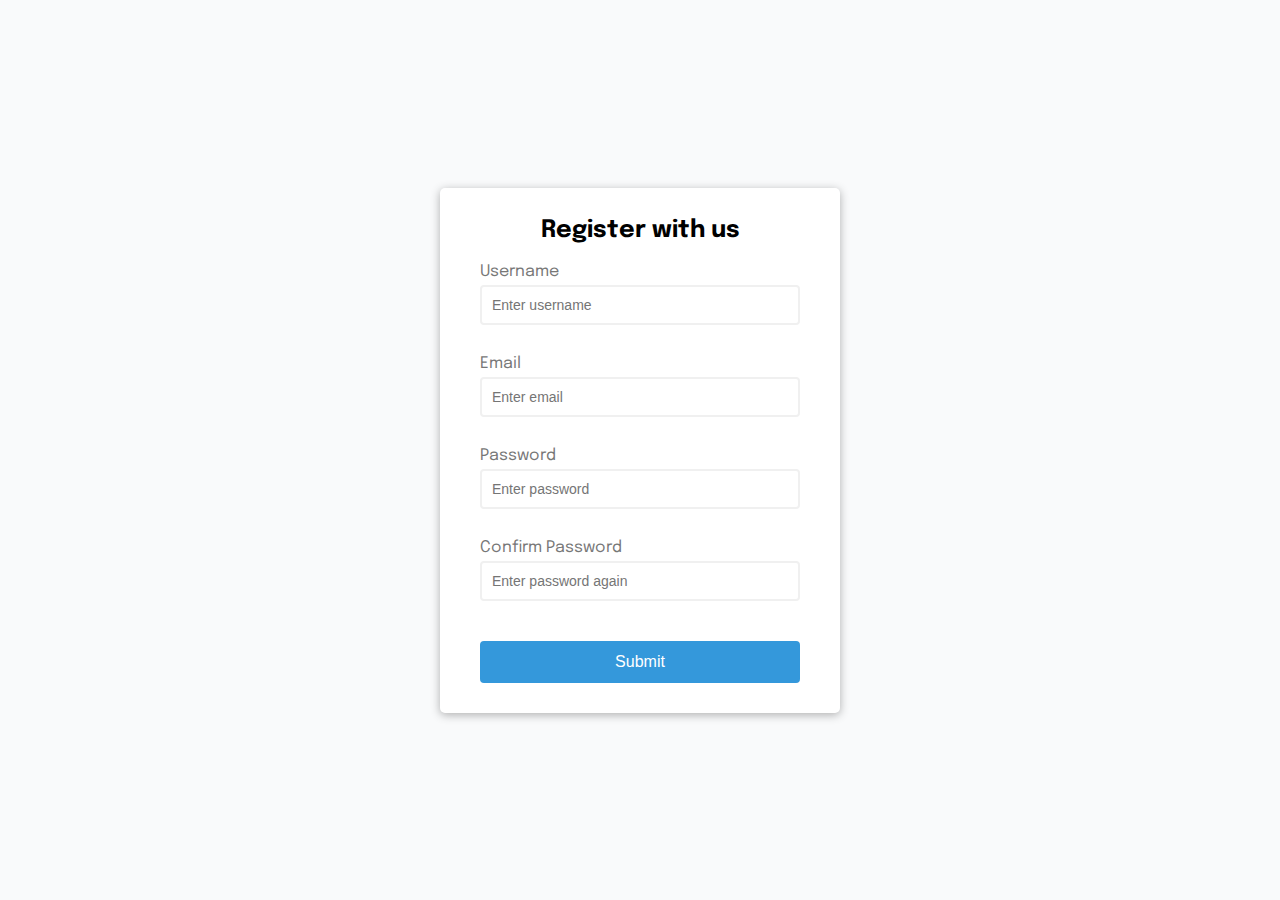
<file: PEC1_Ej2_1/index.html>
<!DOCTYPE html>
<html lang="en">
  <head>
    <meta charset="UTF-8" />
    <meta name="viewport" content="width=device-width, initial-scale=1.0" />
    <link rel="stylesheet" href="style.css" />
    <title>PAC.1-1 Formulari</title>
  </head>
  <body>
    <div class="container">
      <form id="form" class="form">
        <h2>Register with us</h2>
        <div class="form-control">
          <label for="username">Username</label>
          <input type="text" id="username" placeholder="Enter username" />
          <small>Error message</small>
        </div>
        <div class="form-control">
          <label for="email">Email</label>
          <input type="text" id="email" placeholder="Enter email" />
          <small>Error message</small>
        </div>
        <div class="form-control">
          <label for="password">Password</label>
          <input type="password" id="password" placeholder="Enter password" />
          <small>Error message</small>
        </div>
        <div class="form-control">
          <label for="password2">Confirm Password</label>
          <input
            type="password"
            id="password2"
            placeholder="Enter password again"
          />
          <small>Error message</small>
        </div>
        <button>Submit</button>
      </form>
    </div>
    <script src="script.js"></script>
  </body>
</html>
</file>
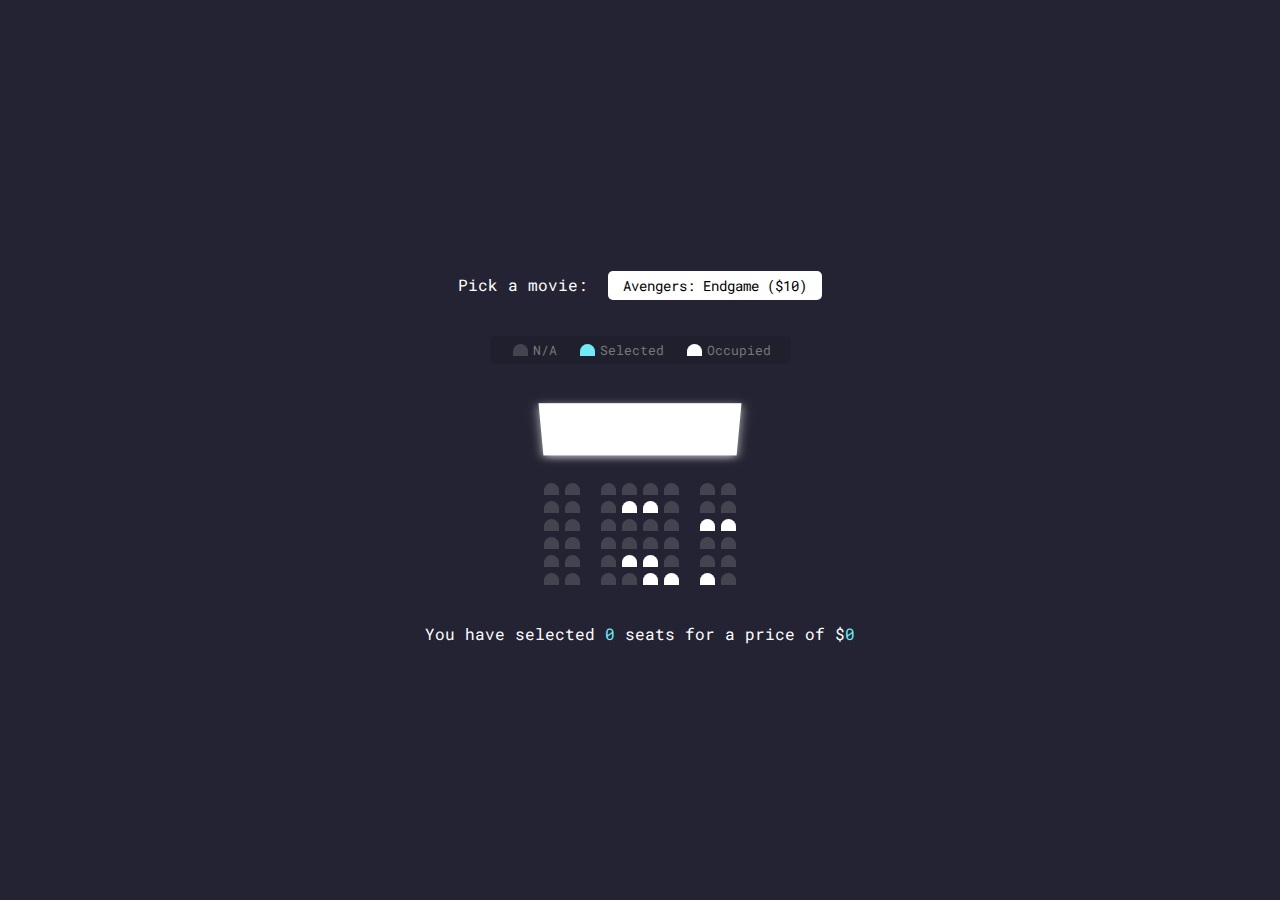
<file: PEC1_Ej2_2/index.html>
<!DOCTYPE html>
<html lang="en">
  <head>
    <meta charset="UTF-8" />
    <meta name="viewport" content="width=device-width, initial-scale=1.0" />
    <link rel="stylesheet" href="style.css" />
    <title>Movie Seat Booking</title>
  </head>
  <body>
    <div class="movie-container">
      <label>Pick a movie:</label>
      <select id="movie">
        <option value="10">Avengers: Endgame ($10)</option>
        <option value="12">Joker ($12)</option>
        <option value="8">Toy Story 4 ($8)</option>
        <option value="9">The Lion King ($9)</option>
      </select>
    </div>
    <ul class="showcase">
      <li>
        <div class="seat"></div>
        <small>N/A</small>
      </li>
      <li>
        <div class="seat selected"></div>
        <small>Selected</small>
      </li>
      <li>
        <div class="seat occupied"></div>
        <small>Occupied</small>
      </li>
    </ul>
    <div class="container">
      <div class="screen"></div>

      <div class="row">
        <div class="seat"></div>
        <div class="seat"></div>
        <div class="seat"></div>
        <div class="seat"></div>
        <div class="seat"></div>
        <div class="seat"></div>
        <div class="seat"></div>
        <div class="seat"></div>
      </div>

      <div class="row">
        <div class="seat"></div>
        <div class="seat"></div>
        <div class="seat"></div>
        <div class="seat occupied"></div>
        <div class="seat occupied"></div>
        <div class="seat"></div>
        <div class="seat"></div>
        <div class="seat"></div>
      </div>

      <div class="row">
        <div class="seat"></div>
        <div class="seat"></div>
        <div class="seat"></div>
        <div class="seat"></div>
        <div class="seat"></div>
        <div class="seat"></div>
        <div class="seat occupied"></div>
        <div class="seat occupied"></div>
      </div>

      <div class="row">
        <div class="seat"></div>
        <div class="seat"></div>
        <div class="seat"></div>
        <div class="seat"></div>
        <div class="seat"></div>
        <div class="seat"></div>
        <div class="seat"></div>
        <div class="seat"></div>
      </div>

      <div class="row">
        <div class="seat"></div>
        <div class="seat"></div>
        <div class="seat"></div>
        <div class="seat occupied"></div>
        <div class="seat occupied"></div>
        <div class="seat"></div>
        <div class="seat"></div>
        <div class="seat"></div>
      </div>

      <div class="row">
        <div class="seat"></div>
        <div class="seat"></div>
        <div class="seat"></div>
        <div class="seat"></div>
        <div class="seat occupied"></div>
        <div class="seat occupied"></div>
        <div class="seat occupied"></div>
        <div class="seat"></div>
      </div>
    </div>

    <p class="text">
      You have selected <span id="count">0</span> seats for a price of $<span
        id="total"
        >0</span
      >
    </p>
    <script src="script.js"></script>
  </body>
</html>
</file>
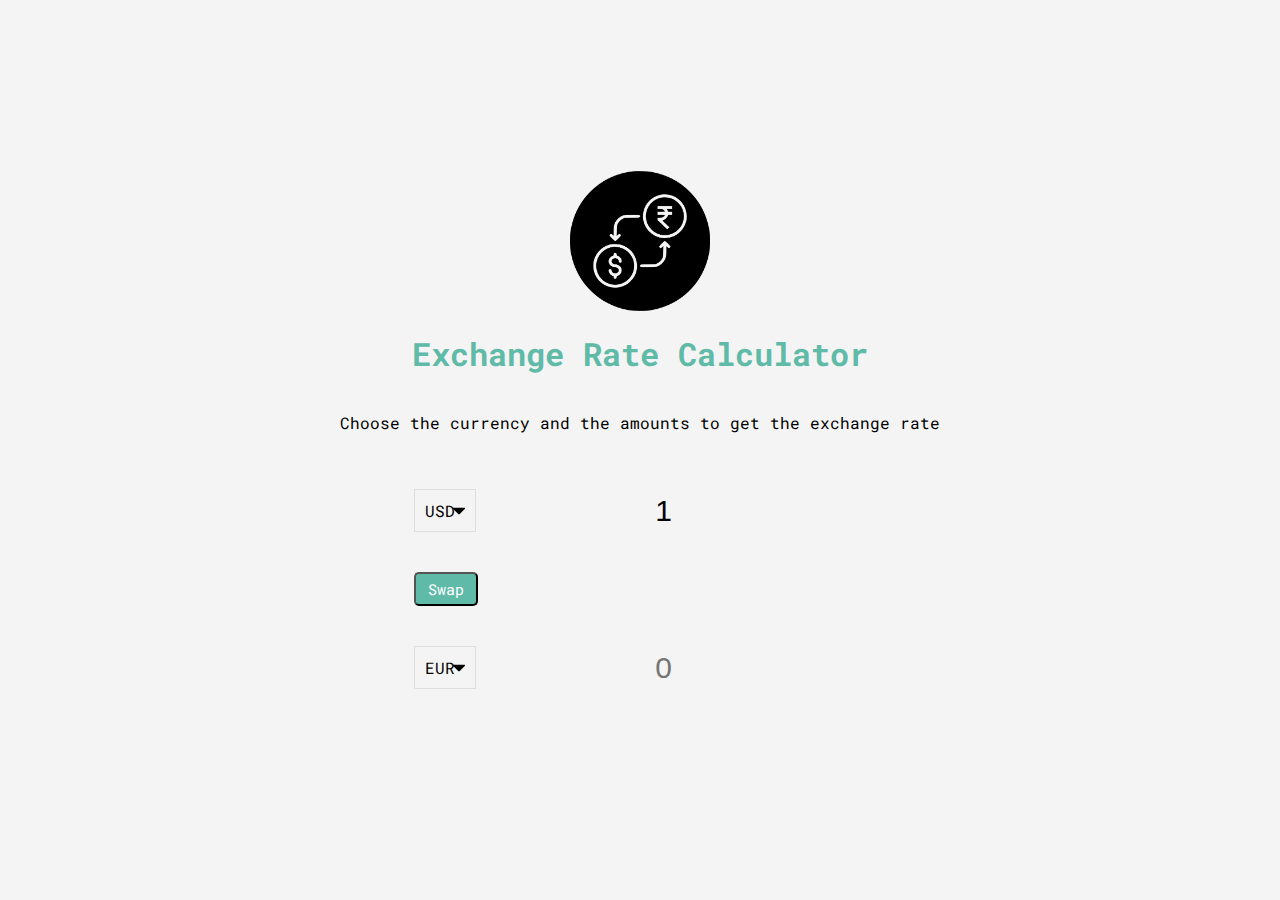
<file: PEC1_Ej2_3/index.html>
<!DOCTYPE html>
<html lang="en">
  <head>
    <meta charset="UTF-8" />
    <meta name="viewport" content="width=device-width, initial-scale=1.0" />
    <title>Exchange Rate Calculator</title>
    <link rel="stylesheet" href="style.css" />
  </head>
  <body>
    <img src="img/money.png" alt="" class="money-img" height="140" />
    <h1>Exchange Rate Calculator</h1>
    <p>Choose the currency and the amounts to get the exchange rate</p>
    <div class="container">
      <div class="currency">
        <select id="currency-one">
          <option value="AED">AED</option>
          <option value="ARS">ARS</option>
          <option value="AUD">AUD</option>
          <option value="BGN">BGN</option>
          <option value="BRL">BRL</option>
          <option value="BSD">BSD</option>
          <option value="CAD">CAD</option>
          <option value="CHF">CHF</option>
          <option value="CLP">CLP</option>
          <option value="CNY">CNY</option>
          <option value="COP">COP</option>
          <option value="CZK">CZK</option>
          <option value="DKK">DKK</option>
          <option value="DOP">DOP</option>
          <option value="EGP">EGP</option>
          <option value="EUR">EUR</option>
          <option value="FJD">FJD</option>
          <option value="GBP">GBP</option>
          <option value="GTQ">GTQ</option>
          <option value="HKD">HKD</option>
          <option value="HRK">HRK</option>
          <option value="HUF">HUF</option>
          <option value="IDR">IDR</option>
          <option value="ILS">ILS</option>
          <option value="INR">INR</option>
          <option value="ISK">ISK</option>
          <option value="JPY">JPY</option>
          <option value="KRW">KRW</option>
          <option value="KZT">KZT</option>
          <option value="MXN">MXN</option>
          <option value="MYR">MYR</option>
          <option value="NOK">NOK</option>
          <option value="NZD">NZD</option>
          <option value="PAB">PAB</option>
          <option value="PEN">PEN</option>
          <option value="PHP">PHP</option>
          <option value="PKR">PKR</option>
          <option value="PLN">PLN</option>
          <option value="PYG">PYG</option>
          <option value="RON">RON</option>
          <option value="RUB">RUB</option>
          <option value="SAR">SAR</option>
          <option value="SEK">SEK</option>
          <option value="SGD">SGD</option>
          <option value="THB">THB</option>
          <option value="TRY">TRY</option>
          <option value="TWD">TWD</option>
          <option value="UAH">UAH</option>
          <option value="USD" selected>USD</option>
          <option value="UYU">UYU</option>
          <option value="VND">VND</option>
          <option value="ZAR">ZAR</option>
        </select>
        <input type="number" id="amount-one" placeholder="0" value="1" />
      </div>

      <div class="swap-rate-container">
        <button class="btn" id="swap">Swap</button>
        <div class="rate" id="rate"></div>
      </div>

      <div class="currency">
        <select id="currency-two">
          <option value="AED">AED</option>
          <option value="ARS">ARS</option>
          <option value="AUD">AUD</option>
          <option value="BGN">BGN</option>
          <option value="BRL">BRL</option>
          <option value="BSD">BSD</option>
          <option value="CAD">CAD</option>
          <option value="CHF">CHF</option>
          <option value="CLP">CLP</option>
          <option value="CNY">CNY</option>
          <option value="COP">COP</option>
          <option value="CZK">CZK</option>
          <option value="DKK">DKK</option>
          <option value="DOP">DOP</option>
          <option value="EGP">EGP</option>
          <option value="EUR" selected>EUR</option>
          <option value="FJD">FJD</option>
          <option value="GBP">GBP</option>
          <option value="GTQ">GTQ</option>
          <option value="HKD">HKD</option>
          <option value="HRK">HRK</option>
          <option value="HUF">HUF</option>
          <option value="IDR">IDR</option>
          <option value="ILS">ILS</option>
          <option value="INR">INR</option>
          <option value="ISK">ISK</option>
          <option value="JPY">JPY</option>
          <option value="KRW">KRW</option>
          <option value="KZT">KZT</option>
          <option value="MXN">MXN</option>
          <option value="MYR">MYR</option>
          <option value="NOK">NOK</option>
          <option value="NZD">NZD</option>
          <option value="PAB">PAB</option>
          <option value="PEN">PEN</option>
          <option value="PHP">PHP</option>
          <option value="PKR">PKR</option>
          <option value="PLN">PLN</option>
          <option value="PYG">PYG</option>
          <option value="RON">RON</option>
          <option value="RUB">RUB</option>
          <option value="SAR">SAR</option>
          <option value="SEK">SEK</option>
          <option value="SGD">SGD</option>
          <option value="THB">THB</option>
          <option value="TRY">TRY</option>
          <option value="TWD">TWD</option>
          <option value="UAH">UAH</option>
          <option value="USD">USD</option>
          <option value="UYU">UYU</option>
          <option value="VND">VND</option>
          <option value="ZAR">ZAR</option>
        </select>
        <input type="number" id="amount-two" placeholder="0" />
      </div>
    </div>
    <script src="script.js"></script>
  </body>
</html>
</file>
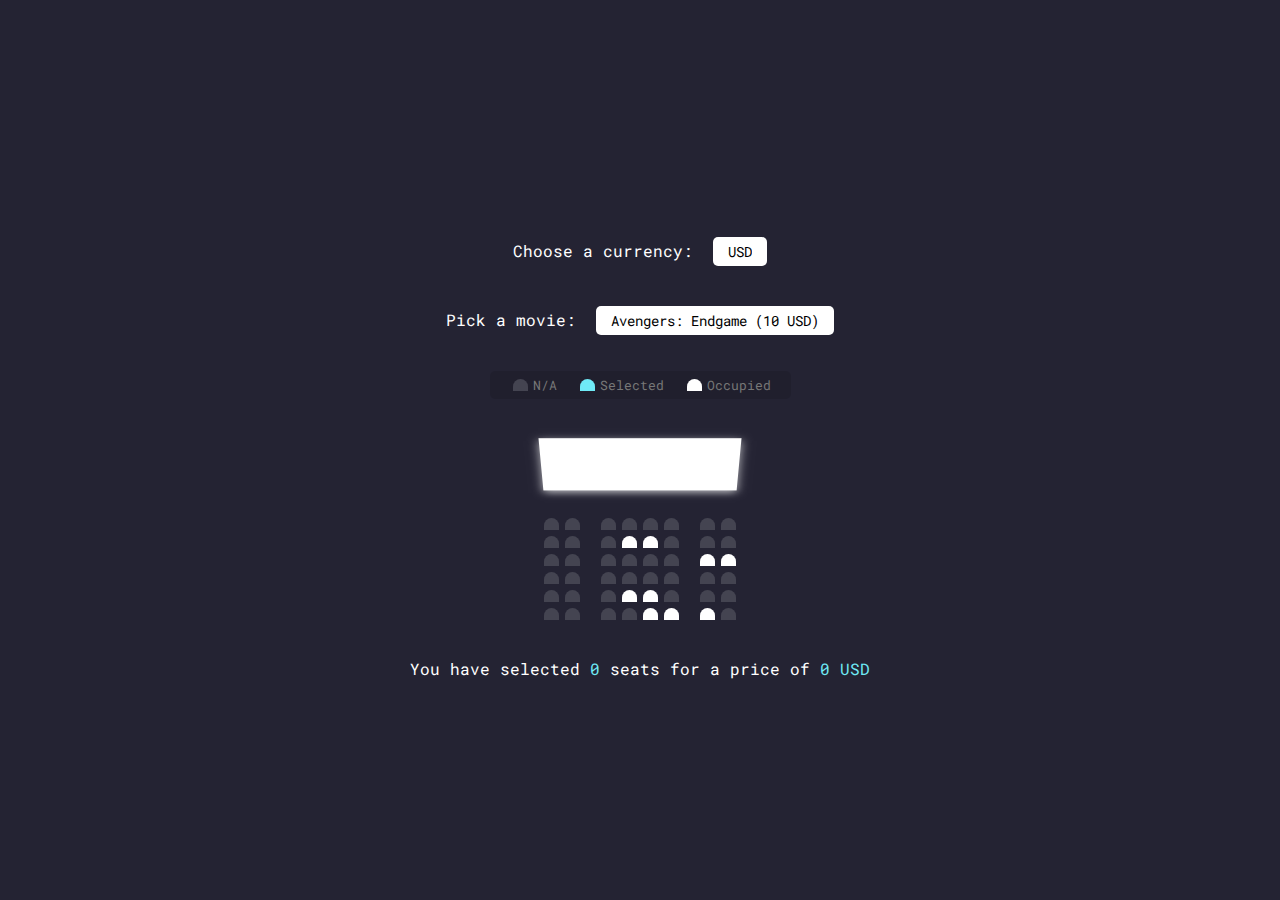
<file: PEC1_Ej2_4/index.html>
<!DOCTYPE html>
<html lang="en">
  <head>
    <meta charset="UTF-8" />
    <meta name="viewport" content="width=device-width, initial-scale=1.0" />
    <link rel="stylesheet" href="style.css" />
    <title>Movie Seat Booking</title>
  </head>
  <body>
    <div class="currency-container">
      <label>Choose a currency:</label>
      <select id="currency">
        <option value="AED">AED</option>
        <option value="ARS">ARS</option>
        <option value="AUD">AUD</option>
        <option value="BGN">BGN</option>
        <option value="BRL">BRL</option>
        <option value="BSD">BSD</option>
        <option value="CAD">CAD</option>
        <option value="CHF">CHF</option>
        <option value="CLP">CLP</option>
        <option value="CNY">CNY</option>
        <option value="COP">COP</option>
        <option value="CZK">CZK</option>
        <option value="DKK">DKK</option>
        <option value="DOP">DOP</option>
        <option value="EGP">EGP</option>
        <option value="EUR">EUR</option>
        <option value="FJD">FJD</option>
        <option value="GBP">GBP</option>
        <option value="GTQ">GTQ</option>
        <option value="HKD">HKD</option>
        <option value="HRK">HRK</option>
        <option value="HUF">HUF</option>
        <option value="IDR">IDR</option>
        <option value="ILS">ILS</option>
        <option value="INR">INR</option>
        <option value="ISK">ISK</option>
        <option value="JPY">JPY</option>
        <option value="KRW">KRW</option>
        <option value="KZT">KZT</option>
        <option value="MXN">MXN</option>
        <option value="MYR">MYR</option>
        <option value="NOK">NOK</option>
        <option value="NZD">NZD</option>
        <option value="PAB">PAB</option>
        <option value="PEN">PEN</option>
        <option value="PHP">PHP</option>
        <option value="PKR">PKR</option>
        <option value="PLN">PLN</option>
        <option value="PYG">PYG</option>
        <option value="RON">RON</option>
        <option value="RUB">RUB</option>
        <option value="SAR">SAR</option>
        <option value="SEK">SEK</option>
        <option value="SGD">SGD</option>
        <option value="THB">THB</option>
        <option value="TRY">TRY</option>
        <option value="TWD">TWD</option>
        <option value="UAH">UAH</option>
        <option value="USD" selected>USD</option>
        <option value="UYU">UYU</option>
        <option value="VND">VND</option>
        <option value="ZAR">ZAR</option>
      </select>
    </div>
    <div class="movie-container">
      <label>Pick a movie:</label>
      <select id="movie">
        <option value="10">Avengers: Endgame (10 USD)</option>
        <option value="12">Joker (12 USD)</option>
        <option value="8">Toy Story 4 (8 USD)</option>
        <option value="9">The Lion King (9 USD)</option>
      </select>
    </div>
    <ul class="showcase">
      <li>
        <div class="seat"></div>
        <small>N/A</small>
      </li>
      <li>
        <div class="seat selected"></div>
        <small>Selected</small>
      </li>
      <li>
        <div class="seat occupied"></div>
        <small>Occupied</small>
      </li>
    </ul>
    <div class="container">
      <div class="screen"></div>

      <div class="row">
        <div class="seat"></div>
        <div class="seat"></div>
        <div class="seat"></div>
        <div class="seat"></div>
        <div class="seat"></div>
        <div class="seat"></div>
        <div class="seat"></div>
        <div class="seat"></div>
      </div>

      <div class="row">
        <div class="seat"></div>
        <div class="seat"></div>
        <div class="seat"></div>
        <div class="seat occupied"></div>
        <div class="seat occupied"></div>
        <div class="seat"></div>
        <div class="seat"></div>
        <div class="seat"></div>
      </div>

      <div class="row">
        <div class="seat"></div>
        <div class="seat"></div>
        <div class="seat"></div>
        <div class="seat"></div>
        <div class="seat"></div>
        <div class="seat"></div>
        <div class="seat occupied"></div>
        <div class="seat occupied"></div>
      </div>

      <div class="row">
        <div class="seat"></div>
        <div class="seat"></div>
        <div class="seat"></div>
        <div class="seat"></div>
        <div class="seat"></div>
        <div class="seat"></div>
        <div class="seat"></div>
        <div class="seat"></div>
      </div>

      <div class="row">
        <div class="seat"></div>
        <div class="seat"></div>
        <div class="seat"></div>
        <div class="seat occupied"></div>
        <div class="seat occupied"></div>
        <div class="seat"></div>
        <div class="seat"></div>
        <div class="seat"></div>
      </div>

      <div class="row">
        <div class="seat"></div>
        <div class="seat"></div>
        <div class="seat"></div>
        <div class="seat"></div>
        <div class="seat occupied"></div>
        <div class="seat occupied"></div>
        <div class="seat occupied"></div>
        <div class="seat"></div>
      </div>
    </div>

    <p class="text">
      You have selected <span id="count">0</span> seats for a price of
      <span id="total">0</span> <span id="currency-txt"><i>USD</i></span>
    </p>
    <script src="script.js"></script>
  </body>
</html>
</file>
<file: PEC1_Ej2_1/style.css>
@import url("https://fonts.googleapis.com/css2?family=Epilogue&display=swap");

:root {
  --success-color: #2ecc71;
  --error-color: #e74c3c;
}

* {
  box-sizing: border-box;
}

body {
  background-color: #f9fafb;
  font-family: "Epilogue", sans-serif;
  display: flex;
  align-items: center;
  justify-content: center;
  min-height: 100vh;
  margin: 0;
}

.container {
  background-color: #fff;
  border-radius: 5px;
  box-shadow: 0 2px 10px rgba(0, 0, 0, 0.3);
  width: 400px;
}

h2 {
  text-align: center;
  margin: 0 0 20px;
}

.form {
  padding: 30px 40px;
}

.form-control {
  margin-bottom: 10px;
  padding-bottom: 20px;
  position: relative;
}

.form-control label {
  color: #777;
  display: block;
  margin-bottom: 5px;
}

.form-control input {
  border: 2px solid #f0f0f0;
  border-radius: 4px;
  display: block;
  width: 100%;
  padding: 10px;
  font-size: 14px;
}

.form-control input:focus {
  outline: 0;
  border-color: #777;
}

.form-control.success input {
  border-color: var(--success-color);
}

.form-control.error input {
  border-color: var(--error-color);
}

.form-control small {
  color: var(--error-color);
  position: absolute;
  bottom: 0;
  left: 0;
  visibility: hidden;
  font-size: 12px;
}

.form-control.error small {
  visibility: visible;
}

.form button {
  cursor: pointer;
  background-color: #3498db;
  border: 2px solid #3498db;
  border-radius: 4px;
  color: #fff;
  display: block;
  font-size: 16px;
  padding: 10px;
  margin-top: 20px;
  width: 100%;
}
</file>
<file: PEC1_Ej2_2/style.css>
@import url("https://fonts.googleapis.com/css2?family=Roboto+Mono:wght@300&display=swap");

* {
  box-sizing: border-box;
}

body {
  background-color: #242333;
  color: #fff;
  display: flex;
  flex-direction: column;
  align-items: center;
  justify-content: center;
  height: 100vh;
  font-family: "Roboto Mono", monospace;
  margin: 0;
}

.movie-container {
  margin: 20px 0;
}

.movie-container select {
  background-color: #fff;
  border: 0;
  border-radius: 5px;
  font-family: "Roboto Mono", monospace;
  font-size: 14px;
  margin-left: 10px;
  padding: 5px 15px 5px 15px;
  -moz-appearance: none;
  -webkit-appearance: none;
  appearance: none;
}

.container {
  perspective: 1000px;
  margin-bottom: 30px;
}

.seat {
  background-color: #444451;
  height: 12px;
  width: 15px;
  margin: 3px;
  border-top-left-radius: 10px;
  border-top-right-radius: 10px;
}

.seat.selected {
  background-color: #6feaf6;
}

.seat.occupied {
  background-color: #fff;
}

.seat:nth-of-type(2) {
  margin-right: 18px;
}

.seat:nth-last-of-type(2) {
  margin-left: 18px;
}

.seat:not(.occupied):hover {
  cursor: pointer;
  transform: scale(1.2);
}
.showcase .seat:not(.occupied):hover {
  cursor: default;
  transform: scale(1);
}

.showcase {
  background-color: rgba(0, 0, 0, 0.1);
  padding: 5px 10px;
  border-radius: 5px;
  color: #777;
  list-style-type: none;
  display: flex;
  justify-content: space-between;
}

.showcase li {
  display: flex;
  align-items: center;
  justify-content: center;
  margin: 0 10px;
}

.showcase li small {
  margin-left: 2px;
}

.row {
  display: flex;
}

.screen {
  background-color: #fff;
  height: 70px;
  width: 100%;
  margin: 15px 0;
  transform: rotateX(-45deg);
  box-shadow: 0 3px 10px rgba(255, 255, 255, 0.7);
}

p.text {
  margin: 5px 0;
}

p.text span {
  color: #6feaf6;
}
</file>
<file: PEC1_Ej2_3/style.css>
@import url("https://fonts.googleapis.com/css2?family=Roboto+Mono:wght@300&display=swap");

:root {
  --primary-color: #5fbaa7;
}

* {
  box-sizing: border-box;
}

body {
  background-color: #f4f4f4;
  display: flex;
  font-family: "Roboto Mono", monospace;
  flex-direction: column;
  align-items: center;
  justify-content: center;
  height: 100vh;
  margin: 0;
  padding: 20px;
}

h1 {
  color: var(--primary-color);
}

p {
  text-align: center;
}

.btn {
  color: #fff;
  background: var(--primary-color);
  cursor: pointer;
  border-radius: 5px;
  font-family: "Roboto Mono", monospace;
  font-size: 15px;
  padding: 5px 12px;
}

.currency {
  padding: 40px 0;
  display: flex;
  align-items: center;
  justify-content: space-between;
}

.currency select {
  padding: 10px 20px 10px 10px;
  font-family: "Roboto Mono", monospace;
  -moz-appearance: none;
  -webkit-appearance: none;
  appearance: none;
  border: 1px solid #dedede;
  font-size: 16px;
  background: transparent;
  background-image: url("data:image/svg+xml;charset=US-ASCII,%3Csvg%20xmlns%3D%22http%3A%2F%2Fwww.w3.org%2F2000%2Fsvg%22%20width%3D%22292.4%22%20height%3D%22292.4%22%3E%3Cpath%20fill%3D%22%20000002%22%20d%3D%22M287%2069.4a17.6%2017.6%200%200%200-13-5.4H18.4c-5%200-9.3%201.8-12.9%205.4A17.6%2017.6%200%200%200%200%2082.2c0%205%201.8%209.3%205.4%2012.9l128%20127.9c3.6%203.6%207.8%205.4%2012.8%205.4s9.2-1.8%2012.8-5.4L287%2095c3.5-3.5%205.4-7.8%205.4-12.8%200-5-1.9-9.2-5.5-12.8z%22%2F%3E%3C%2Fsvg%3E");
  background-position: right 10px top 50%, 0, 0;
  background-size: 12px auto, 100%;
  background-repeat: no-repeat;
}

.currency input {
  border: 0;
  background: transparent;
  font-size: 30px;
  text-align: center;
}

.swap-rate-container {
  display: flex;
  align-items: center;
  justify-content: space-between;
}

.rate {
  color: var(--primary-color);
  font-size: 14px;
  padding: 0 10px;
}

select:focus,
input:focus,
button:focus {
  outline: 0;
}

@media (max-width: 600px) {
  .currency input {
    width: 200px;
  }
}
</file>
<file: PEC1_Ej2_4/style.css>
@import url("https://fonts.googleapis.com/css2?family=Roboto+Mono:wght@300&display=swap");

* {
  box-sizing: border-box;
}

body {
  background-color: #242333;
  color: #fff;
  display: flex;
  flex-direction: column;
  align-items: center;
  justify-content: center;
  height: 100vh;
  font-family: "Roboto Mono", monospace;
  margin: 0;
}

.movie-container,
.currency-container {
  margin: 20px 0;
}

.movie-container select,
.currency-container select {
  background-color: #fff;
  border: 0;
  border-radius: 5px;
  font-family: "Roboto Mono", monospace;
  font-size: 14px;
  margin-left: 10px;
  padding: 5px 15px 5px 15px;
  -moz-appearance: none;
  -webkit-appearance: none;
  appearance: none;
}

.container {
  perspective: 1000px;
  margin-bottom: 30px;
}

.seat {
  background-color: #444451;
  height: 12px;
  width: 15px;
  margin: 3px;
  border-top-left-radius: 10px;
  border-top-right-radius: 10px;
}

.seat.selected {
  background-color: #6feaf6;
}

.seat.occupied {
  background-color: #fff;
}

.seat:nth-of-type(2) {
  margin-right: 18px;
}

.seat:nth-last-of-type(2) {
  margin-left: 18px;
}

.seat:not(.occupied):hover {
  cursor: pointer;
  transform: scale(1.2);
}
.showcase .seat:not(.occupied):hover {
  cursor: default;
  transform: scale(1);
}

.showcase {
  background-color: rgba(0, 0, 0, 0.1);
  padding: 5px 10px;
  border-radius: 5px;
  color: #777;
  list-style-type: none;
  display: flex;
  justify-content: space-between;
}

.showcase li {
  display: flex;
  align-items: center;
  justify-content: center;
  margin: 0 10px;
}

.showcase li small {
  margin-left: 2px;
}

.row {
  display: flex;
}

.screen {
  background-color: #fff;
  height: 70px;
  width: 100%;
  margin: 15px 0;
  transform: rotateX(-45deg);
  box-shadow: 0 3px 10px rgba(255, 255, 255, 0.7);
}

p.text {
  margin: 5px 0;
}

p.text span {
  color: #6feaf6;
}
</file>
